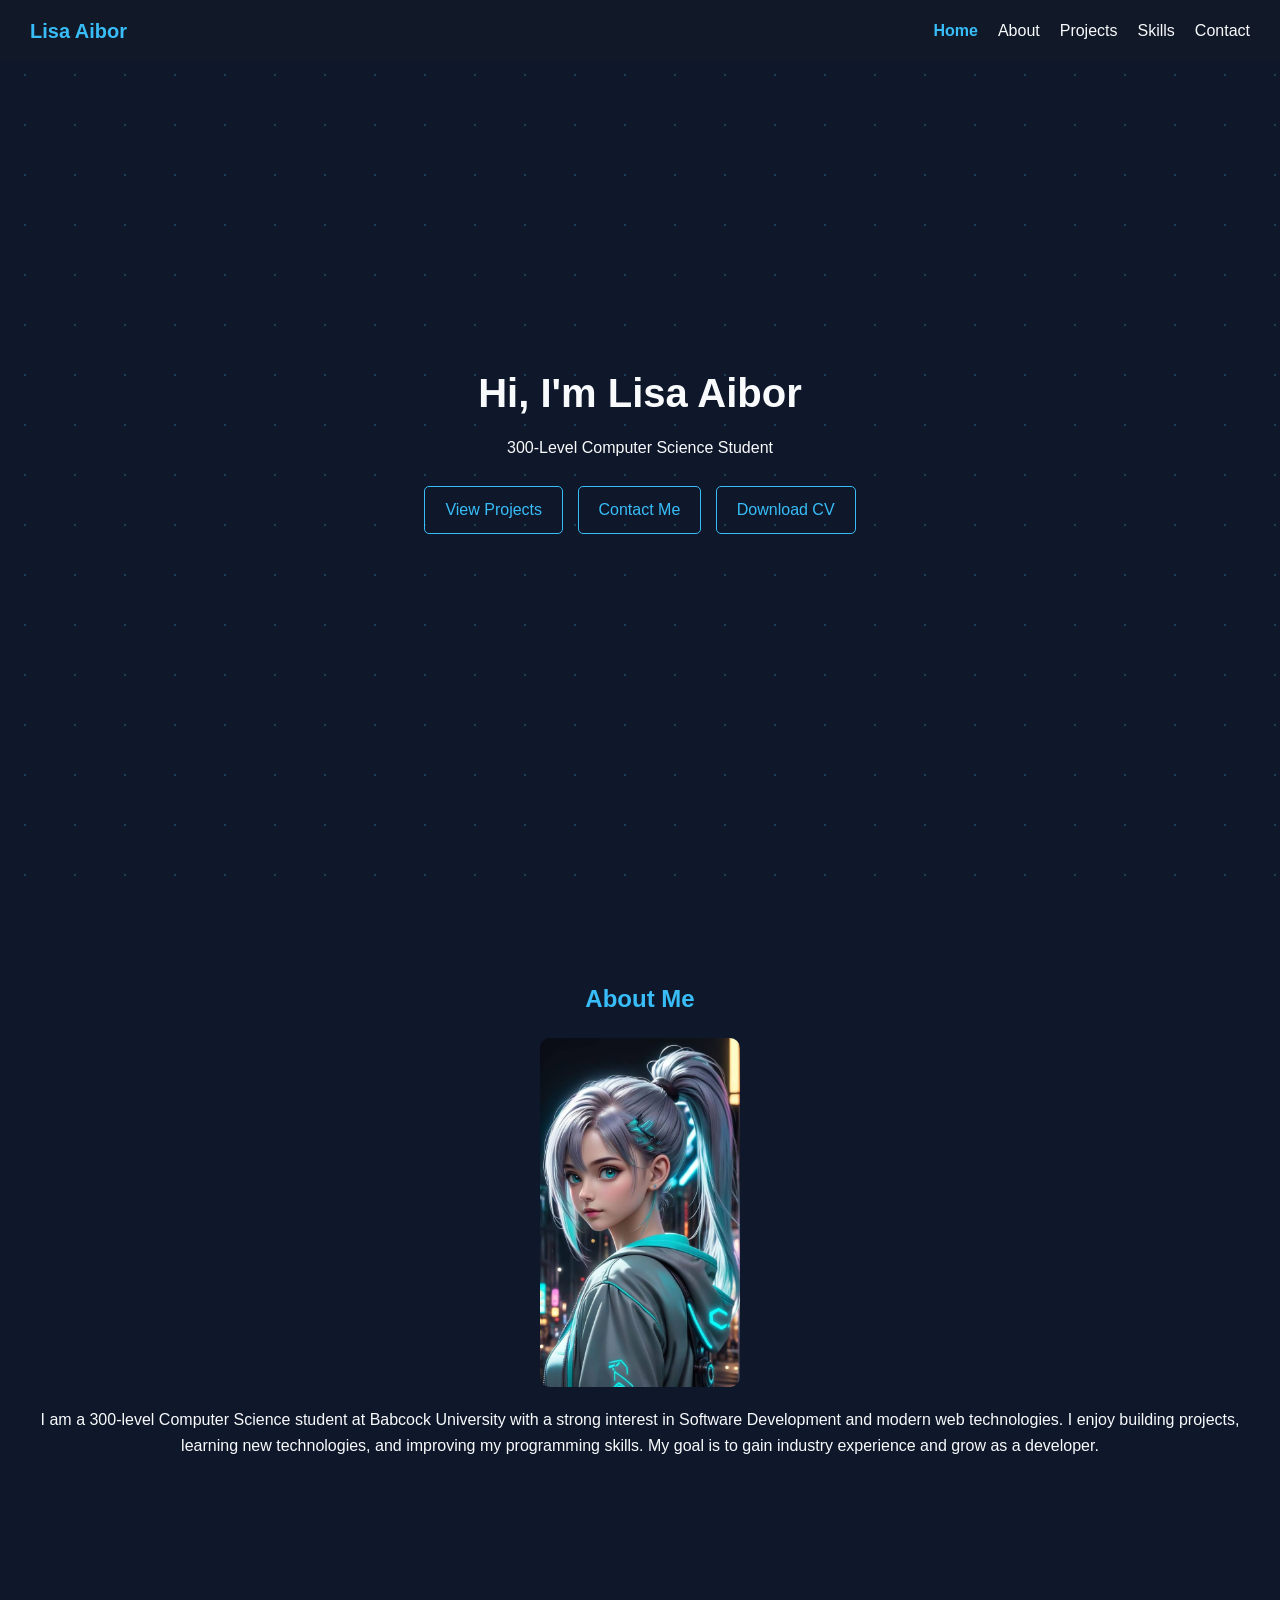
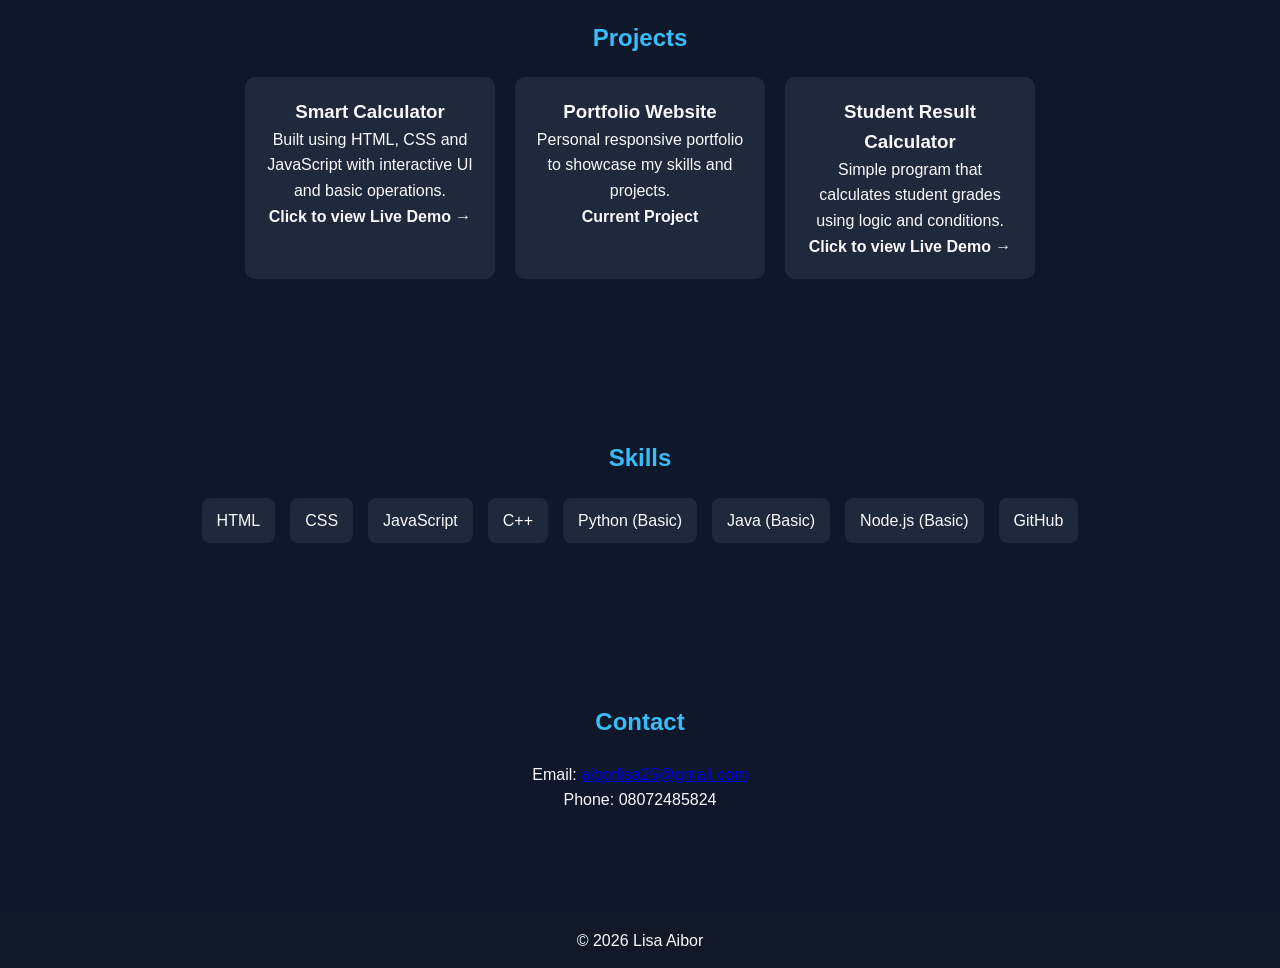
<file: index.html>
<!DOCTYPE html>
<html lang="en">
<head>
    <meta charset="UTF-8">
    <meta name="viewport" content="width=device-width, initial-scale=1.0">
    <title>Lisa Aibor | Portfolio</title>
    <link rel="stylesheet" href="portfolio.css">
</head>
<body>
    <div class="particles"></div>
<!-- Trigger fresh page deployment -->
    <header>
        <nav>
            <div class="logo">Lisa Aibor</div>
            <ul class="nav-links">
                <li><a href="#home">Home</a></li>
                <li><a href="#about">About</a></li>
                <li><a href="#projects">Projects</a></li>
                <li><a href="#skills">Skills</a></li>
                <li><a href="#contact">Contact</a></li>
            </ul>
            <div class="hamburger" id="hamburger">
                <span></span>
                <span></span>
                <span></span>
            </div>
        </nav>
    </header>

    <section id="home">
        <div class="hero">
            <h1>Hi, I'm Lisa Aibor</h1>
            <p>300-Level Computer Science Student</p>
            <a href="#projects" class="btn ">View Projects</a>
            <a href="#contact" class="btn ">Contact Me</a>
            <a href="Lisa_Aibor_CV.pdf" download class="btn ">Download CV</a>
        </div>
    </section>

    <section id="about">
        <h2>About Me</h2>
        <div class="about-container">
            <img src="Girl.jpg" alt="profile">
            <p>I am a 300-level Computer Science student at Babcock University with a strong interest in Software Development and modern web technologies. I enjoy building projects, learning new technologies, and improving my programming skills. My goal is to gain industry experience and grow as a developer.</p>
        </div>
    </section>

    <section id="projects">
        <h2>Projects</h2>
        <div class="project-container">
            <a href="calc.html" class="card">
                <h3>Smart Calculator</h3>
                <p>Built using HTML, CSS and JavaScript with interactive UI and basic operations.</p>
                <p><b>Click to view Live Demo →</b></p>
            </a>
            <a href="index.html" class="card">
                <h3>Portfolio Website</h3>
                <p>Personal responsive portfolio to showcase my skills and projects.</p>
                <p><b>Current Project</b></p>
            </a>
            <a href="resultcalc.html" class="card">
                <h3>Student Result Calculator</h3>
                <p>Simple program that calculates student grades using logic and conditions.</p>
                <p><b>Click to view Live Demo →</b></p>
            </a>
        </div>
    </section>

    <section id="skills">
        <h2>Skills</h2>
        <ul class="skills">
            <li>HTML</li>
            <li>CSS</li>
            <li>JavaScript</li>
            <li>C++</li>
            <li>Python (Basic)</li>
            <li>Java (Basic)</li>
            <li>Node.js (Basic)</li>
            <li>GitHub</li>
        </ul>
    </section>

    <section id="contact">
        <h2>Contact</h2>
        <p>Email: <a href="mailto:aiborlisa25@gmail.com">aiborlisa25@gmail.com</a></p>
        <p>Phone: 08072485824</p>
    </section>

    <footer>
        <p>© 2026 Lisa Aibor</p>
    </footer>
    <script src="portfolio.js"></script>
</body>
</html>
</file>
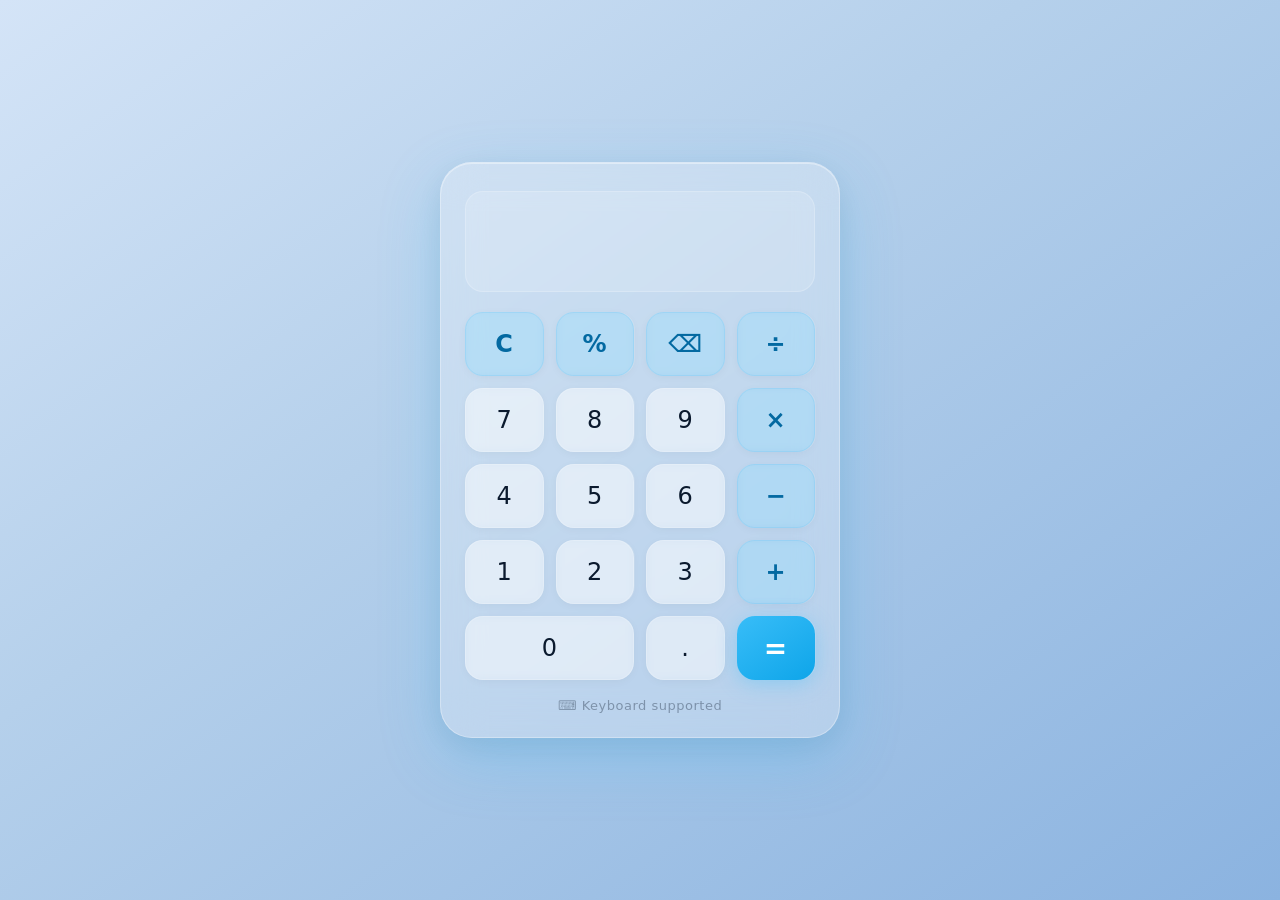
<file: calc.html>
<!DOCTYPE html>
<html lang="en">
<head>
    <meta charset="UTF-8" />
    <meta name="viewport" content="width=device-width, initial-scale=1.0" />
    <title>Smart Calc</title>
    <link rel="stylesheet" href="calc.css" />
</head>
<body>

    <div class="calculator">
        <!-- Display + History toggle -->
        <div class="display-wrapper">
            <div class="history" id="history"></div>
            <input type="text" id="display" disabled />
        </div>

        <!-- Button Grid -->
        <div class="buttons">
            <!-- Row 1 -->
            <button onclick="clearDisplay()" class="btn-operator">C</button>
            <button onclick="appendValue('%')" class="btn-operator">%</button>
            <button onclick="deleteLast()" class="btn-operator">⌫</button>
            <button onclick="appendValue('/')" class="btn-operator">÷</button>

            <!-- Row 2 -->
            <button onclick="appendValue('7')">7</button>
            <button onclick="appendValue('8')">8</button>
            <button onclick="appendValue('9')">9</button>
            <button onclick="appendValue('*')" class="btn-operator">×</button>

            <!-- Row 3 -->
            <button onclick="appendValue('4')">4</button>
            <button onclick="appendValue('5')">5</button>
            <button onclick="appendValue('6')">6</button>
            <button onclick="appendValue('-')" class="btn-operator">−</button>

            <!-- Row 4 -->
            <button onclick="appendValue('1')">1</button>
            <button onclick="appendValue('2')">2</button>
            <button onclick="appendValue('3')">3</button>
            <button onclick="appendValue('+')" class="btn-operator">+</button>

            <!-- Row 5 -->
            <button onclick="appendValue('0')" class="span-two">0</button>
            <button onclick="appendValue('.')">.</button>
            <button onclick="calculate()" class="btn-equal">=</button>
        </div>

        <!-- Keyboard Support Hint -->
        <div class="keyboard-hint">⌨️ Keyboard supported</div>
    </div>

    <script src="calc.js"></script>
</body>
</html>
</file>
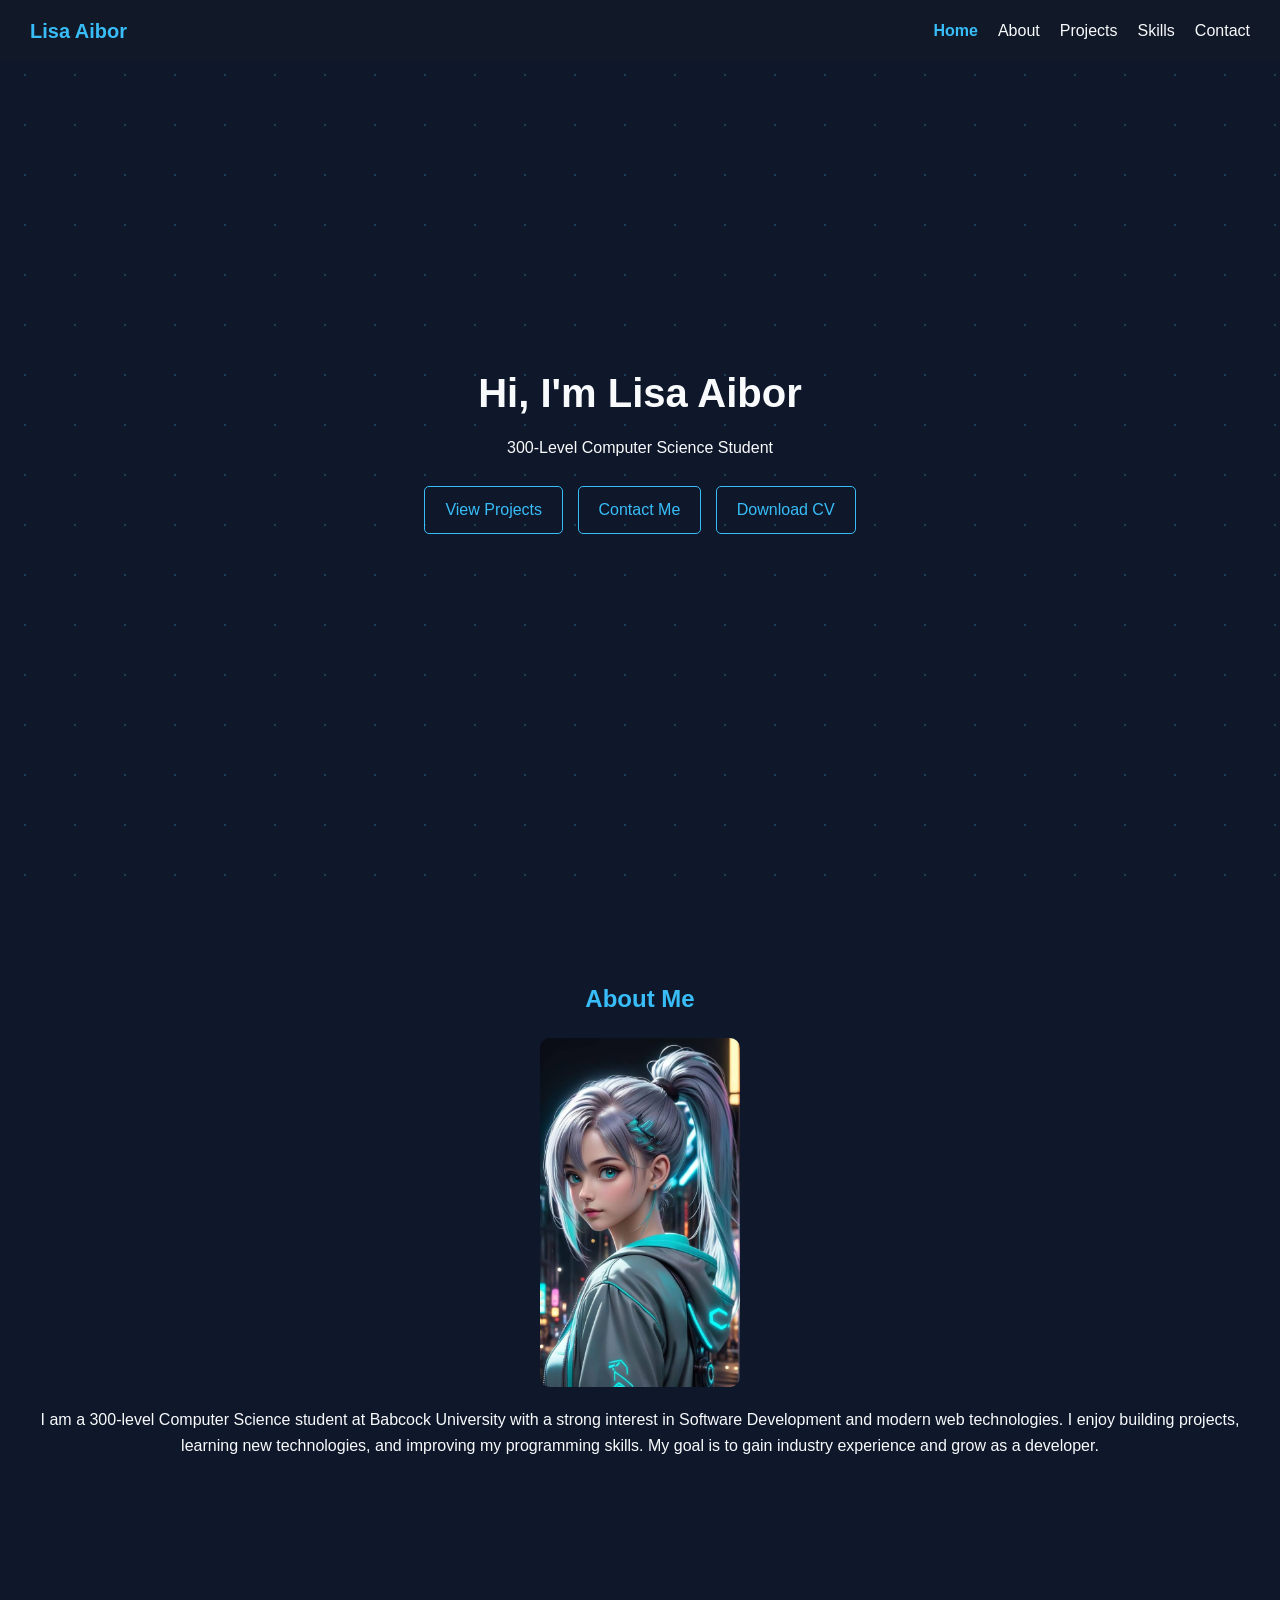
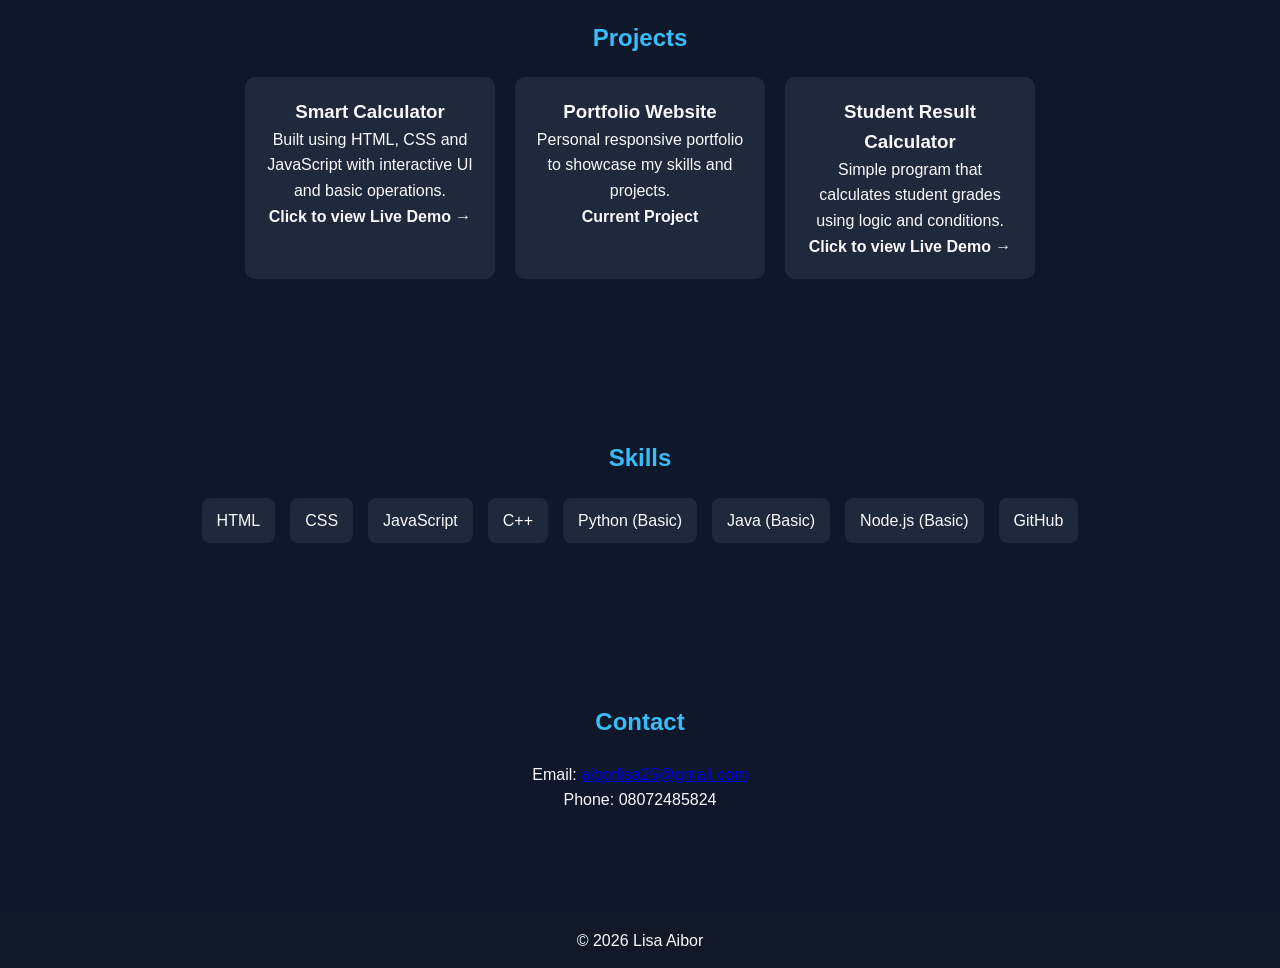
<file: portfolio.html>
<!DOCTYPE html>
<html lang="en">
<head>
    <meta charset="UTF-8">
    <meta name="viewport" content="width=device-width, initial-scale=1.0">
    <title>Lisa Aibor | Portfolio</title>
    <link rel="stylesheet" href="portfolio.css">
</head>
<body>
    <div class="particles"></div>

    <header>
        <nav>
            <div class="logo">Lisa Aibor</div>
            <ul class="nav-links">
                <li><a href="#home">Home</a></li>
                <li><a href="#about">About</a></li>
                <li><a href="#projects">Projects</a></li>
                <li><a href="#skills">Skills</a></li>
                <li><a href="#contact">Contact</a></li>
            </ul>
            <div class="hamburger" id="hamburger">
                <span></span>
                <span></span>
                <span></span>
            </div>
        </nav>
    </header>

    <section id="home">
        <div class="hero">
            <h1>Hi, I'm Lisa Aibor</h1>
            <p>300-Level Computer Science Student</p>
            <a href="#projects" class="btn ">View Projects</a>
            <a href="#contact" class="btn ">Contact Me</a>
            <a href="Lisa_Aibor_CV.pdf" download class="btn ">Download CV</a>
        </div>
    </section>

    <section id="about">
        <h2>About Me</h2>
        <div class="about-container">
            <img src="Girl.jpg" alt="profile">
            <p>I am a 300-level Computer Science student at Babcock University with a strong interest in Software Development and modern web technologies. I enjoy building projects, learning new technologies, and improving my programming skills. My goal is to gain industry experience and grow as a developer.</p>
        </div>
    </section>

    <section id="projects">
        <h2>Projects</h2>
        <div class="project-container">
            <a href="../Calculator/calc.html" class="card">
                <h3>Smart Calculator</h3>
                <p>Built using HTML, CSS and JavaScript with interactive UI and basic operations.</p>
                <p><b>Click to view Live Demo →</b></p>
            </a>
            <a href="portfolio.html" class="card">
                <h3>Portfolio Website</h3>
                <p>Personal responsive portfolio to showcase my skills and projects.</p>
                <p><b>Current Project</b></p>
            </a>
            <a href="../ResultSystem/resultcalc.html" class="card">
                <h3>Student Result Calculator</h3>
                <p>Simple program that calculates student grades using logic and conditions.</p>
                <p><b>Click to view Live Demo →</b></p>
            </a>
        </div>
    </section>

    <section id="skills">
        <h2>Skills</h2>
        <ul class="skills">
            <li>HTML</li>
            <li>CSS</li>
            <li>JavaScript</li>
            <li>C++</li>
            <li>Python (Basic)</li>
            <li>Java (Basic)</li>
            <li>Node.js (Basic)</li>
            <li>GitHub</li>
        </ul>
    </section>

    <section id="contact">
        <h2>Contact</h2>
        <p>Email: <a href="mailto:aiborlisa25@gmail.com">aiborlisa25@gmail.com</a></p>
        <p>Phone: 08072485824</p>
    </section>

    <footer>
        <p>© 2026 Lisa Aibor</p>
    </footer>
    <script src="portfolio.js"></script>
</body>
</html>
</file>
<file: portfolio.css>
*{
margin:0;
padding:0;
box-sizing:border-box;
font-family:Arial,sans-serif;
}

body{
background:#0f172a;
color:#f8fafc;
line-height:1.6;
}

header{
background:#111827;
padding:15px 30px;
position:fixed;
width:100%;
top:0;
z-index:1000;
}

nav{
display:flex;
justify-content:space-between;
align-items:center;
}

.logo{
font-size:20px;
font-weight:bold;
color:#38bdf8;
}

.nav-links{
list-style:none;
display:flex;
gap:20px;
}

.nav-links a{
text-decoration:none;
color:#f8fafc;
transition:0.3s;
}

.nav-links a:hover{
color:#38bdf8;
}

#home{
height:100vh;
display:flex;
justify-content:center;
align-items:center;
text-align:center;
}

.hero h1{
font-size:40px;
animation:fadeDown 1s ease-in-out;
}

.hero p{
margin:10px 0 20px;
animation:fadeUp 1.2s ease-in-out;
}

.btn{
padding:10px 20px;
text-decoration:none;
margin:5px;
border-radius:5px;
background:transparent;
border:1px solid #38bdf8;
color:#38bdf8;
transition:0.3s ease;
display:inline-block;
}

.btn:hover{
background:#38bdf8;
color:#000;
transform:translateY(-8px);
}

section{
padding:80px 20px;
text-align:center;
}

h2{
margin-bottom:20px;
color:#38bdf8;
}

.about-container{
display:flex;
gap:20px;
align-items:center;
justify-content:center;
flex-wrap:wrap;
}

.about-container img{
width:200px;
border-radius:10px;
}

.project-container{
display:flex;
gap:20px;
justify-content:center;
flex-wrap:wrap;
}

.card{
background:#1e293b;
padding:20px;
width:250px;
border-radius:10px;
transition:0.3s;
text-decoration:none;
color:#f8fafc;
display:block;
cursor:pointer;
}

.card:hover{
transform:translateY(-8px);
box-shadow:0 10px 20px rgba(56,189,248,0.3);
}

.skills{
display:flex;
gap:15px;
justify-content:center;
flex-wrap:wrap;
list-style:none;
}

.skills li{
background:#1e293b;
padding:10px 15px;
border-radius:8px;
}

footer{
background:#111827;
text-align:center;
padding:15px;
margin-top:20px;
}

/* =========================
HAMBURGER MENU
========================= */

.hamburger{
display:none;
flex-direction:column;
cursor:pointer;
gap:5px;
}

.hamburger span{
width:25px;
height:3px;
background:#f8fafc;
transition:0.3s;
}

/* MOBILE MENU */
@media(max-width:768px){

.nav-links{
position:absolute;
top:70px;
right:0;
background:#111827;
flex-direction:column;
width:200px;
max-height:0;
overflow:hidden;
transition:0.3s ease;
display:flex;
border-radius:10px;
}

.nav-links.active{
max-height:300px;
padding:20px;
}

.hamburger{
display:flex;
}

}

/* ACTIVE LINK */
.nav-links a.active{
color:#38bdf8;
font-weight:bold;
}

/* ANIMATIONS */
@keyframes fadeDown{
from{opacity:0;transform:translateY(-30px);}
to{opacity:1;transform:translateY(0);}
}

@keyframes fadeUp{
from{opacity:0;transform:translateY(30px);}
to{opacity:1;transform:translateY(0);}
}

/* PARTICLES BACKGROUND */
.particles{
position:fixed;
top:0;
left:0;
width:100%;
height:100%;
z-index:-1;
overflow:hidden;
background:#0f172a;
}

.particles::before,
.particles::after{
content:"";
position:absolute;
width:200%;
height:200%;
background-image:radial-gradient(#38bdf8 1px,transparent 1px);
background-size:50px 50px;
animation:moveParticles 20s linear infinite;
opacity:0.15;
}

.particles::after{
animation-duration:40s;
opacity:0.1;
}

@keyframes moveParticles{
from{transform:translate(0,0);}
to{transform:translate(-200px,-200px);}
}
</file>
<file: calc.css>
/* ---------- RESET & BASE ---------- */
* {
    margin: 0;
    padding: 0;
    box-sizing: border-box;
}

body {
    display: flex;
    justify-content: center;
    align-items: center;
    min-height: 100vh;
    background: linear-gradient(145deg, #d4e4f7 0%, #b5d0eb 40%, #8bb3e0 100%);
    font-family: 'Segoe UI', system-ui, -apple-system, sans-serif;
    padding: 20px;
}

/* ---------- CALCULATOR WRAPPER ---------- */
.calculator {
    background: rgba(255, 255, 255, 0.25);
    backdrop-filter: blur(20px);
    -webkit-backdrop-filter: blur(20px);
    padding: 28px 24px 24px;
    border-radius: 32px;
    box-shadow:
        0 20px 60px rgba(56, 189, 248, 0.25),
        0 8px 32px rgba(0, 0, 0, 0.08),
        inset 0 1px 0 rgba(255, 255, 255, 0.4);
    border: 1px solid rgba(255, 255, 255, 0.3);
    width: 100%;
    max-width: 400px;
    transition: all 0.3s ease;
}

/* ---------- DISPLAY ---------- */
.display-wrapper {
    background: rgba(255, 255, 255, 0.15);
    border-radius: 18px;
    padding: 4px 18px 10px;
    margin-bottom: 20px;
    border: 1px solid rgba(255, 255, 255, 0.2);
    min-height: 90px;
}

.history {
    font-size: 14px;
    color: rgba(255, 255, 255, 0.5);
    text-align: right;
    min-height: 24px;
    padding-top: 6px;
    font-weight: 300;
    letter-spacing: 0.3px;
    transition: color 0.3s;
}

#display {
    width: 100%;
    border: none;
    background: transparent;
    font-size: 40px;
    font-weight: 300;
    text-align: right;
    color: #0b1a2e;
    padding: 6px 0 10px;
    outline: none;
    letter-spacing: 0.5px;
}

#display::placeholder {
    color: rgba(11, 26, 46, 0.25);
}

/* ---------- BUTTON GRID ---------- */
.buttons {
    display: grid;
    grid-template-columns: repeat(4, 1fr);
    gap: 12px;
}

button {
    height: 64px;
    border: none;
    border-radius: 18px;
    font-size: 24px;
    font-weight: 500;
    cursor: pointer;
    background: rgba(255, 255, 255, 0.35);
    color: #0b1a2e;
    transition: all 0.15s ease;
    box-shadow: 0 2px 8px rgba(0, 0, 0, 0.04);
    backdrop-filter: blur(4px);
    border: 1px solid rgba(255, 255, 255, 0.2);
    font-family: inherit;
    letter-spacing: 0.3px;
}

button:hover {
    transform: translateY(-2px);
    background: rgba(255, 255, 255, 0.55);
    box-shadow: 0 8px 24px rgba(56, 189, 248, 0.2);
}

button:active {
    transform: translateY(0px) scale(0.97);
    background: rgba(255, 255, 255, 0.2);
}

/* ---------- OPERATOR BUTTONS ---------- */
.btn-operator {
    background: rgba(56, 189, 248, 0.2);
    color: #0369a1;
    font-weight: 600;
    border-color: rgba(56, 189, 248, 0.15);
}

.btn-operator:hover {
    background: rgba(56, 189, 248, 0.35);
    box-shadow: 0 8px 24px rgba(56, 189, 248, 0.25);
}

/* ---------- EQUAL BUTTON ---------- */
.btn-equal {
    background: linear-gradient(145deg, #38bdf8, #0ea5e9);
    color: #fff;
    font-weight: 700;
    font-size: 28px;
    border: none;
    box-shadow: 0 4px 20px rgba(56, 189, 248, 0.35);
}

.btn-equal:hover {
    transform: translateY(-2px);
    box-shadow: 0 8px 32px rgba(56, 189, 248, 0.5);
    background: linear-gradient(145deg, #4ac5ff, #1aadf0);
}

.btn-equal:active {
    transform: scale(0.95);
}

/* ---------- SPAN TWO ---------- */
.span-two {
    grid-column: span 2;
}

/* ---------- KEYBOARD HINT ---------- */
.keyboard-hint {
    text-align: center;
    margin-top: 18px;
    font-size: 13px;
    color: rgba(11, 26, 46, 0.35);
    font-weight: 400;
    letter-spacing: 0.5px;
}

/* ---------- RESPONSIVE ---------- */
@media (max-width: 480px) {
    .calculator {
        padding: 20px 16px 18px;
        border-radius: 24px;
    }

    .buttons {
        gap: 10px;
    }

    button {
        height: 56px;
        font-size: 20px;
        border-radius: 14px;
    }

    #display {
        font-size: 32px;
    }

    .display-wrapper {
        min-height: 76px;
        padding: 2px 14px 6px;
    }
}

@media (max-width: 380px) {
    .buttons {
        gap: 8px;
    }

    button {
        height: 48px;
        font-size: 18px;
        border-radius: 12px;
    }

    #display {
        font-size: 26px;
    }
}
</file>
